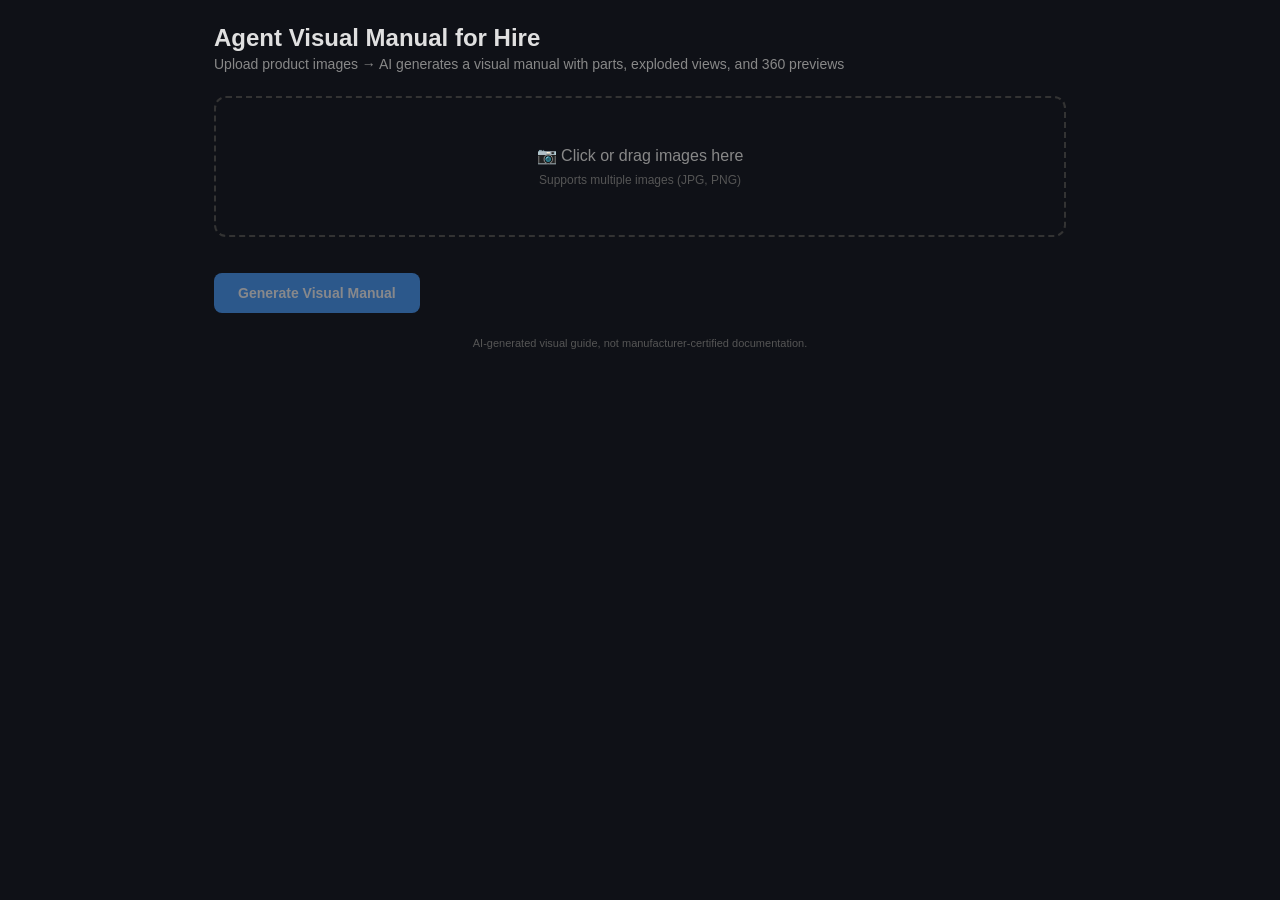
<file: stub/index.html>
<!DOCTYPE html>
<html lang="en">
<head>
<meta charset="UTF-8">
<meta name="viewport" content="width=device-width, initial-scale=1.0">
<title>Agent Visual Manual</title>
<style>
* { margin: 0; padding: 0; box-sizing: border-box; }
body { font-family: -apple-system, BlinkMacSystemFont, 'Segoe UI', sans-serif; background: #0f1117; color: #e0e0e0; min-height: 100vh; }
.container { max-width: 900px; margin: 0 auto; padding: 24px; }
h1 { font-size: 24px; margin-bottom: 4px; }
.subtitle { color: #888; margin-bottom: 24px; font-size: 14px; }

.upload-zone { border: 2px dashed #333; border-radius: 12px; padding: 40px; text-align: center; margin-bottom: 20px; cursor: pointer; transition: border-color 0.2s; }
.upload-zone:hover { border-color: #4a9eff; }
.upload-zone.dragover { border-color: #4a9eff; background: rgba(74, 158, 255, 0.05); }
.upload-zone p { color: #888; margin: 8px 0; }
.upload-zone input { display: none; }

.preview { display: flex; flex-wrap: wrap; gap: 8px; margin-bottom: 16px; }
.preview img { width: 80px; height: 80px; object-fit: cover; border-radius: 8px; border: 1px solid #333; }

.btn { padding: 12px 24px; border-radius: 8px; border: none; cursor: pointer; font-size: 14px; font-weight: 600; transition: opacity 0.2s; }
.btn:disabled { opacity: 0.5; cursor: not-allowed; }
.btn-primary { background: #4a9eff; color: white; }
.btn-secondary { background: #1a1d27; color: #aaa; border: 1px solid #333; }
.btn-row { display: flex; gap: 8px; margin-bottom: 24px; }

.status { background: #1a1d27; border-radius: 8px; padding: 16px; margin-bottom: 16px; display: none; }
.status.active { display: block; }
.progress-bar { height: 6px; background: #333; border-radius: 3px; margin: 8px 0; overflow: hidden; }
.progress-fill { height: 100%; background: #4a9eff; transition: width 0.3s; }
.status-text { font-size: 14px; color: #aaa; }

.result { display: none; }
.result.active { display: block; }
.result iframe { width: 100%; height: 600px; border: none; border-radius: 12px; background: white; }

.disclaimer { font-size: 11px; color: #555; margin-top: 24px; text-align: center; }

.ask-section { background: #1a1d27; border-radius: 8px; padding: 16px; margin-bottom: 16px; }
.ask-section input { width: 100%; padding: 10px; border-radius: 6px; border: 1px solid #333; background: #0f1117; color: #e0e0e0; font-size: 14px; margin-bottom: 8px; }
.ask-answer { font-size: 14px; color: #aaa; padding: 12px; background: #0f1117; border-radius: 6px; margin-top: 8px; display: none; }
.ask-answer.active { display: block; }

.snaplii-section { background: #1a1d27; border-radius: 8px; padding: 16px; margin-bottom: 16px; display: none; }
.snaplii-section.active { display: block; }
.snaplii-section h3 { font-size: 16px; margin-bottom: 12px; }
.snaplii-card { background: #0f1117; border: 1px solid #333; border-radius: 8px; padding: 16px; margin-bottom: 8px; display: flex; align-items: center; justify-content: space-between; }
.snaplii-card-label { font-size: 14px; font-weight: 600; }
.snaplii-card-status { font-size: 12px; color: #888; margin-top: 4px; }
.snaplii-card-btn { padding: 8px 16px; border-radius: 6px; border: none; cursor: pointer; font-size: 13px; font-weight: 600; background: #4a9eff; color: white; transition: opacity 0.2s; }
.snaplii-card-btn:hover { opacity: 0.85; }
.snaplii-card-btn:disabled { opacity: 0.5; cursor: not-allowed; }
.snaplii-mock-badge { font-size: 10px; color: #666; background: #1a1d27; padding: 2px 6px; border-radius: 4px; margin-left: 8px; }
</style>
</head>
<body>
<div class="container">
  <h1>Agent Visual Manual for Hire</h1>
  <p class="subtitle">Upload product images → AI generates a visual manual with parts, exploded views, and 360 previews</p>

  <div class="upload-zone" id="uploadZone" onclick="document.getElementById('fileInput').click()">
    <p>📷 Click or drag images here</p>
    <p style="font-size:12px;color:#555">Supports multiple images (JPG, PNG)</p>
    <input type="file" id="fileInput" multiple accept="image/*"/>
  </div>

  <div class="preview" id="preview"></div>

  <div class="btn-row">
    <button class="btn btn-primary" id="runBtn" disabled onclick="runManual()">Generate Visual Manual</button>
    <button class="btn btn-secondary" id="exportBtn" disabled onclick="exportManual()" style="display:none">Export</button>
  </div>

  <div class="status" id="statusBox">
    <div class="status-text" id="statusText">Queued...</div>
    <div class="progress-bar"><div class="progress-fill" id="progressFill" style="width:0%"></div></div>
  </div>

  <div class="result" id="resultBox">
    <iframe id="manualFrame" src=""></iframe>
  </div>

  <div class="ask-section" id="askSection" style="display:none">
    <h3 style="margin-bottom:8px;font-size:16px">Ask a question about this manual</h3>
    <input type="text" id="askInput" placeholder="e.g., What parts are visible?" onkeypress="if(event.key==='Enter')askManual()"/>
    <button class="btn btn-primary" onclick="askManual()">Ask</button>
    <div class="ask-answer" id="askAnswer"></div>
  </div>

  <div class="snaplii-section" id="snapliiSection">
    <h3>Next Steps with Snaplii</h3>
    <div id="snapliiCards"></div>
  </div>

  <p class="disclaimer">AI-generated visual guide, not manufacturer-certified documentation.</p>
</div>

<script>
let selectedFiles = [];
let currentJobId = null;

const uploadZone = document.getElementById('uploadZone');
const fileInput = document.getElementById('fileInput');
const preview = document.getElementById('preview');
const runBtn = document.getElementById('runBtn');

fileInput.addEventListener('change', (e) => {
  selectedFiles = Array.from(e.target.files);
  showPreview();
});

uploadZone.addEventListener('dragover', (e) => {
  e.preventDefault();
  uploadZone.classList.add('dragover');
});
uploadZone.addEventListener('dragleave', () => uploadZone.classList.remove('dragover'));
uploadZone.addEventListener('drop', (e) => {
  e.preventDefault();
  uploadZone.classList.remove('dragover');
  selectedFiles = Array.from(e.dataTransfer.files).filter(f => f.type.startsWith('image/'));
  showPreview();
});

function showPreview() {
  preview.innerHTML = '';
  selectedFiles.forEach(f => {
    const img = document.createElement('img');
    img.src = URL.createObjectURL(f);
    preview.appendChild(img);
  });
  runBtn.disabled = selectedFiles.length === 0;
}

async function runManual() {
  if (selectedFiles.length === 0) return;
  runBtn.disabled = true;
  document.getElementById('statusBox').classList.add('active');
  document.getElementById('resultBox').classList.remove('active');
  document.getElementById('askSection').style.display = 'none';

  const formData = new FormData();
  selectedFiles.forEach(f => formData.append('images', f));

  try {
    const resp = await fetch('/v1/manuals', { method: 'POST', body: formData });
    const data = await resp.json();
    currentJobId = data.job_id;
    document.getElementById('statusText').textContent = data.simple_message || 'Queued...';
    pollJob(data.job_id);
  } catch (e) {
    document.getElementById('statusText').textContent = 'Error: ' + e.message;
    runBtn.disabled = false;
  }
}

async function pollJob(jobId) {
  const eventSource = new EventSource(`/v1/manuals/${jobId}/events`);
  eventSource.onmessage = (e) => {
    const data = JSON.parse(e.data);
    document.getElementById('statusText').textContent = data.simple_message || data.status;
    document.getElementById('progressFill').style.width = data.progress + '%';

    if (data.status === 'completed' || data.status === 'partial' || data.status === 'blocked') {
      eventSource.close();
      runBtn.disabled = false;
      if (data.status !== 'blocked') {
        showResult(jobId);
      }
    }
  };
  eventSource.onerror = () => {
    eventSource.close();
    setTimeout(() => pollJob(jobId), 2000);
  };
}

function showResult(jobId) {
  document.getElementById('resultBox').classList.add('active');
  document.getElementById('manualFrame').src = `/v1/manuals/${jobId}/artifacts/index.html`;
  document.getElementById('exportBtn').style.display = '';
  document.getElementById('exportBtn').disabled = false;
  document.getElementById('askSection').style.display = '';
  loadSnapliiActions(jobId);
}

async function loadSnapliiActions(jobId) {
  try {
    const resp = await fetch(`/api/jobs/${jobId}`);
    const data = await resp.json();
    const actions = (data.result && data.result.snaplii_actions) || [];
    if (actions.length > 0) {
      renderSnapliiCards(jobId, actions);
    } else {
      // Auto-create default manual_card action
      const cardResp = await fetch(`/v1/manuals/${jobId}/snaplii/actions`, {
        method: 'POST',
        headers: { 'Content-Type': 'application/json' },
        body: JSON.stringify({ action_type: 'manual_card' })
      });
      const card = await cardResp.json();
      renderSnapliiCards(jobId, [card]);
    }
  } catch (e) {
    console.log('Snaplii actions load skipped:', e.message);
  }
}

function renderSnapliiCards(jobId, actions) {
  const section = document.getElementById('snapliiSection');
  const container = document.getElementById('snapliiCards');
  container.innerHTML = '';
  section.classList.add('active');

  actions.forEach(action => {
    const card = document.createElement('div');
    card.className = 'snaplii-card';
    const mockBadge = action.mock ? '<span class="snaplii-mock-badge">MOCK</span>' : '';
    card.innerHTML = `
      <div>
        <div class="snaplii-card-label">${action.label || 'Snaplii Action'}${mockBadge}</div>
        <div class="snaplii-card-status">Status: ${action.status || 'pending'}</div>
      </div>
      <button class="snaplii-card-btn" onclick="clickSnapliiAction('${jobId}', '${action.id}')">Open</button>
    `;
    container.appendChild(card);
  });
}

async function clickSnapliiAction(jobId, actionId) {
  try {
    const resp = await fetch(`/v1/manuals/${jobId}/snaplii/actions/${actionId}`);
    const action = await resp.json();
    if (action.url) {
      window.open(action.url, '_blank');
    } else {
      alert('Snaplii action created (mock mode). Action ID: ' + actionId + '\nStatus: ' + (action.status || 'pending'));
    }
  } catch (e) {
    alert('Error loading action: ' + e.message);
  }
}

function exportManual() {
  if (!currentJobId) return;
  window.open(`/v1/manuals/${currentJobId}/artifacts/manual.pdf`, '_blank');
}

async function askManual() {
  if (!currentJobId) return;
  const input = document.getElementById('askInput');
  const answer = document.getElementById('askAnswer');
  const question = input.value.trim();
  if (!question) return;

  answer.classList.add('active');
  answer.textContent = 'Thinking...';

  try {
    const formData = new FormData();
    formData.append('question', question);
    const resp = await fetch(`/v1/manuals/${currentJobId}/ask`, { method: 'POST', body: formData });
    const data = await resp.json();
    answer.textContent = data.answer || 'No answer available.';
  } catch (e) {
    answer.textContent = 'Error: ' + e.message;
  }
}
</script>
</body>
</html>
</file>
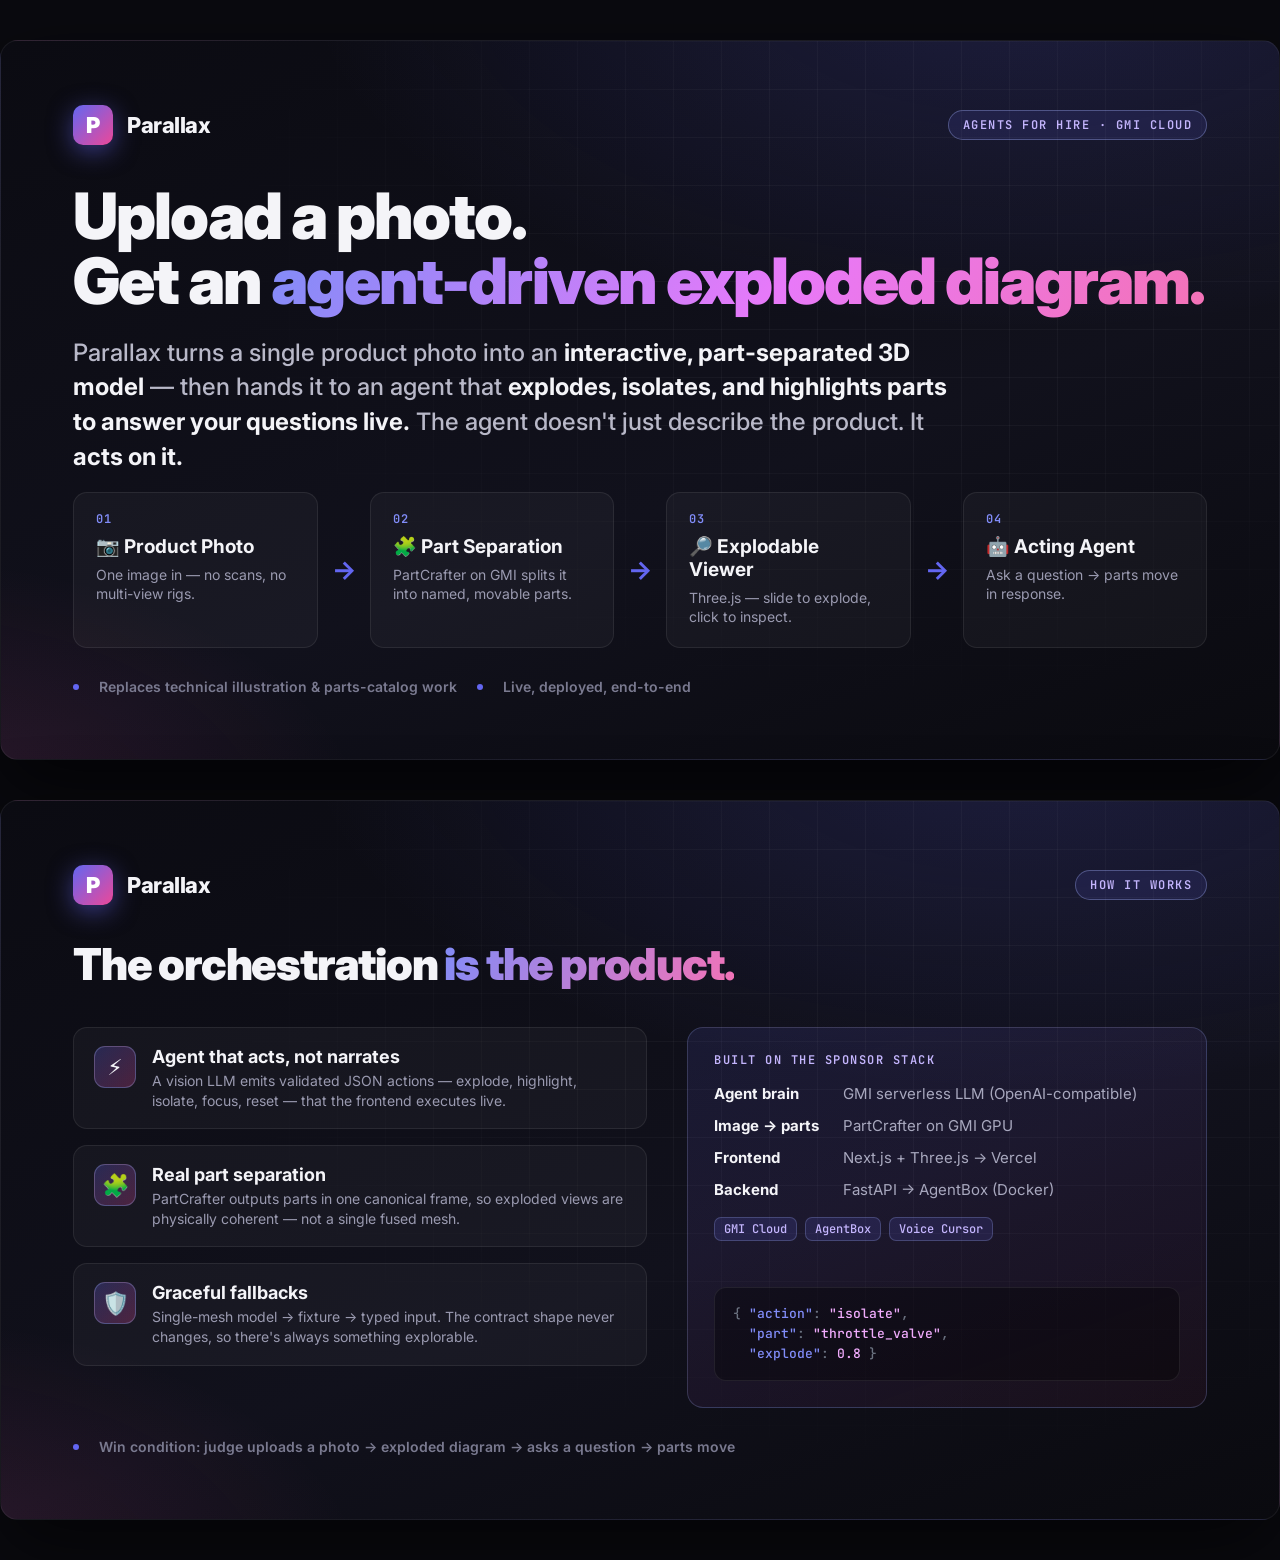
<file: slides.html>
<!DOCTYPE html>
<html lang="en">
<head>
<meta charset="UTF-8" />
<meta name="viewport" content="width=device-width, initial-scale=1.0" />
<title>Parallax — Slides</title>
<style>
  @import url('https://fonts.googleapis.com/css2?family=Inter:wght@400;500;600;700;800;900&family=JetBrains+Mono:wght@400;500;600&display=swap');

  * { margin: 0; padding: 0; box-sizing: border-box; }

  body {
    background: #0a0a0f;
    font-family: 'Inter', system-ui, sans-serif;
    display: flex;
    flex-direction: column;
    align-items: center;
    gap: 40px;
    padding: 40px;
  }

  /* 16:9 slide canvas — screenshot each .slide */
  .slide {
    position: relative;
    width: 1280px;
    height: 720px;
    background:
      radial-gradient(1200px 600px at 80% -10%, rgba(99,102,241,0.18), transparent 60%),
      radial-gradient(900px 500px at -10% 110%, rgba(236,72,153,0.14), transparent 55%),
      linear-gradient(160deg, #0b0b12 0%, #11111c 60%, #0a0a0f 100%);
    color: #f4f4f8;
    overflow: hidden;
    border: 1px solid rgba(255,255,255,0.06);
    border-radius: 18px;
    box-shadow: 0 30px 80px rgba(0,0,0,0.6);
  }

  /* subtle exploded-grid backdrop */
  .grid-bg {
    position: absolute; inset: 0;
    background-image:
      linear-gradient(rgba(255,255,255,0.035) 1px, transparent 1px),
      linear-gradient(90deg, rgba(255,255,255,0.035) 1px, transparent 1px);
    background-size: 48px 48px;
    mask-image: radial-gradient(900px 600px at 70% 30%, #000 30%, transparent 80%);
  }

  .pad { position: relative; padding: 64px 72px; height: 100%; display: flex; flex-direction: column; }

  .brandrow { display: flex; align-items: center; gap: 14px; }
  .logo {
    width: 40px; height: 40px; border-radius: 10px;
    background: linear-gradient(135deg, #6366f1, #ec4899);
    display: flex; align-items: center; justify-content: center;
    font-weight: 900; font-size: 22px; color: #fff;
    box-shadow: 0 6px 24px rgba(99,102,241,0.5);
  }
  .brand { font-weight: 800; font-size: 22px; letter-spacing: -0.5px; }
  .brand .accent { background: linear-gradient(135deg,#a5b4fc,#f0abfc); -webkit-background-clip: text; background-clip: text; color: transparent; }

  .pill {
    margin-left: auto;
    font: 600 12px/1 'JetBrains Mono', monospace;
    letter-spacing: 1.5px; text-transform: uppercase;
    color: #c4b5fd;
    border: 1px solid rgba(165,180,252,0.35);
    background: rgba(99,102,241,0.12);
    padding: 8px 14px; border-radius: 999px;
  }

  h1 {
    font-size: 64px; font-weight: 900; letter-spacing: -2px; line-height: 1.02;
    margin-top: 38px;
  }
  h1 .grad { background: linear-gradient(120deg,#818cf8 0%, #e879f9 55%, #f472b6 100%); -webkit-background-clip: text; background-clip: text; color: transparent; }

  .sub { font-size: 24px; color: #b8b8c8; font-weight: 500; margin-top: 22px; max-width: 880px; line-height: 1.45; }
  .sub b { color: #f4f4f8; font-weight: 700; }

  .flow {
    margin-top: auto;
    display: flex; align-items: stretch; gap: 0;
  }
  .step {
    flex: 1;
    background: rgba(255,255,255,0.035);
    border: 1px solid rgba(255,255,255,0.08);
    border-radius: 14px;
    padding: 20px 22px;
    position: relative;
  }
  .step .n { font: 600 12px/1 'JetBrains Mono', monospace; color: #818cf8; letter-spacing: 1px; }
  .step .t { font-size: 19px; font-weight: 700; margin-top: 10px; }
  .step .d { font-size: 14px; color: #9a9ab0; margin-top: 7px; line-height: 1.4; }
  .arrow { display: flex; align-items: center; padding: 0 14px; color: #6366f1; font-size: 26px; font-weight: 700; }

  .foot { display:flex; align-items:center; gap: 20px; margin-top: 30px; color:#7a7a90; font-size:14px; font-weight:600; }
  .foot .dot { width:6px; height:6px; border-radius:50%; background:#6366f1; }

  /* ---- slide 2 ---- */
  .cols { display: grid; grid-template-columns: 1.05fr 0.95fr; gap: 40px; margin-top: 36px; flex: 1; }
  .feat { display: flex; flex-direction: column; gap: 16px; }
  .card {
    background: rgba(255,255,255,0.035);
    border: 1px solid rgba(255,255,255,0.08);
    border-radius: 14px; padding: 18px 20px;
    display: flex; gap: 16px; align-items: flex-start;
  }
  .ic {
    flex: none; width: 42px; height: 42px; border-radius: 11px;
    background: linear-gradient(135deg, rgba(99,102,241,0.25), rgba(236,72,153,0.25));
    border: 1px solid rgba(165,180,252,0.3);
    display: flex; align-items: center; justify-content: center; font-size: 22px;
  }
  .card .ct { font-size: 18px; font-weight: 700; }
  .card .cd { font-size: 14px; color: #9a9ab0; margin-top: 4px; line-height: 1.4; }

  .panel {
    background: linear-gradient(160deg, rgba(99,102,241,0.12), rgba(236,72,153,0.06));
    border: 1px solid rgba(165,180,252,0.22);
    border-radius: 16px; padding: 26px; display: flex; flex-direction: column;
  }
  .panel h3 { font: 600 12px/1 'JetBrains Mono', monospace; letter-spacing: 1.5px; text-transform: uppercase; color:#c4b5fd; }
  .stack { margin-top: 18px; display: flex; flex-direction: column; gap: 13px; }
  .row { display: flex; align-items: center; gap: 13px; font-size: 15px; }
  .row .k { font-weight: 700; color:#f4f4f8; width: 116px; }
  .row .v { color:#a8a8be; }
  .chip { font: 500 12px/1 'JetBrains Mono', monospace; color:#c4b5fd; background: rgba(99,102,241,0.15); border:1px solid rgba(165,180,252,0.25); padding:5px 9px; border-radius:7px; }

  .json {
    margin-top: auto;
    font: 500 13px/1.55 'JetBrains Mono', monospace;
    background: rgba(0,0,0,0.35); border:1px solid rgba(255,255,255,0.08);
    border-radius: 12px; padding: 16px 18px; color:#cbd5e1;
  }
  .json .key { color:#818cf8; } .json .str{ color:#f0abfc; } .json .punc{ color:#6b7280; }

  .h2 { font-size: 44px; font-weight: 900; letter-spacing: -1.2px; margin-top: 32px; }
  .h2 .grad { background: linear-gradient(120deg,#818cf8,#f472b6); -webkit-background-clip:text; background-clip:text; color:transparent; }
</style>
</head>
<body>

  <!-- ===================== SLIDE 1 ===================== -->
  <div class="slide">
    <div class="grid-bg"></div>
    <div class="pad">
      <div class="brandrow">
        <div class="logo">P</div>
        <div class="brand">Parallax<span class="accent"></span></div>
        <div class="pill">Agents for Hire · GMI Cloud</div>
      </div>

      <h1>Upload a photo.<br/>Get an <span class="grad">agent-driven exploded diagram.</span></h1>

      <p class="sub">
        Parallax turns a single product photo into an <b>interactive, part-separated 3D model</b> —
        then hands it to an agent that <b>explodes, isolates, and highlights parts to answer your questions live.</b>
        The agent doesn't just describe the product. It <b>acts on it.</b>
      </p>

      <div class="flow">
        <div class="step">
          <div class="n">01</div>
          <div class="t">📷 Product Photo</div>
          <div class="d">One image in — no scans, no multi-view rigs.</div>
        </div>
        <div class="arrow">→</div>
        <div class="step">
          <div class="n">02</div>
          <div class="t">🧩 Part Separation</div>
          <div class="d">PartCrafter on GMI splits it into named, movable parts.</div>
        </div>
        <div class="arrow">→</div>
        <div class="step">
          <div class="n">03</div>
          <div class="t">🔎 Explodable Viewer</div>
          <div class="d">Three.js — slide to explode, click to inspect.</div>
        </div>
        <div class="arrow">→</div>
        <div class="step">
          <div class="n">04</div>
          <div class="t">🤖 Acting Agent</div>
          <div class="d">Ask a question → parts move in response.</div>
        </div>
      </div>

      <div class="foot">
        <span class="dot"></span> Replaces technical illustration &amp; parts-catalog work
        <span class="dot"></span> Live, deployed, end-to-end
      </div>
    </div>
  </div>

  <!-- ===================== SLIDE 2 ===================== -->
  <div class="slide">
    <div class="grid-bg"></div>
    <div class="pad">
      <div class="brandrow">
        <div class="logo">P</div>
        <div class="brand">Parallax<span class="accent"></span></div>
        <div class="pill">How it works</div>
      </div>

      <div class="h2">The orchestration <span class="grad">is the product.</span></div>

      <div class="cols">
        <div class="feat">
          <div class="card">
            <div class="ic">⚡</div>
            <div><div class="ct">Agent that acts, not narrates</div>
            <div class="cd">A vision LLM emits validated JSON actions — explode, highlight, isolate, focus, reset — that the frontend executes live.</div></div>
          </div>
          <div class="card">
            <div class="ic">🧩</div>
            <div><div class="ct">Real part separation</div>
            <div class="cd">PartCrafter outputs parts in one canonical frame, so exploded views are physically coherent — not a single fused mesh.</div></div>
          </div>
          <div class="card">
            <div class="ic">🛡️</div>
            <div><div class="ct">Graceful fallbacks</div>
            <div class="cd">Single-mesh model → fixture → typed input. The contract shape never changes, so there's always something explorable.</div></div>
          </div>
        </div>

        <div class="panel">
          <h3>Built on the sponsor stack</h3>
          <div class="stack">
            <div class="row"><span class="k">Agent brain</span><span class="v">GMI serverless LLM (OpenAI-compatible)</span></div>
            <div class="row"><span class="k">Image → parts</span><span class="v">PartCrafter on GMI GPU</span></div>
            <div class="row"><span class="k">Frontend</span><span class="v">Next.js + Three.js → Vercel</span></div>
            <div class="row"><span class="k">Backend</span><span class="v">FastAPI → AgentBox (Docker)</span></div>
          </div>

          <div style="display:flex;gap:8px;flex-wrap:wrap;margin-top:18px;">
            <span class="chip">GMI Cloud</span>
            <span class="chip">AgentBox</span>
            <span class="chip">Voice Cursor</span>
          </div>

          <div class="json">
<span class="punc">{</span> <span class="key">"action"</span><span class="punc">:</span> <span class="str">"isolate"</span><span class="punc">,</span><br/>
&nbsp;&nbsp;<span class="key">"part"</span><span class="punc">:</span> <span class="str">"throttle_valve"</span><span class="punc">,</span><br/>
&nbsp;&nbsp;<span class="key">"explode"</span><span class="punc">:</span> <span class="str">0.8</span> <span class="punc">}</span>
          </div>
        </div>
      </div>

      <div class="foot">
        <span class="dot"></span> Win condition: judge uploads a photo → exploded diagram → asks a question → parts move
      </div>
    </div>
  </div>

</body>
</html>
</file>
